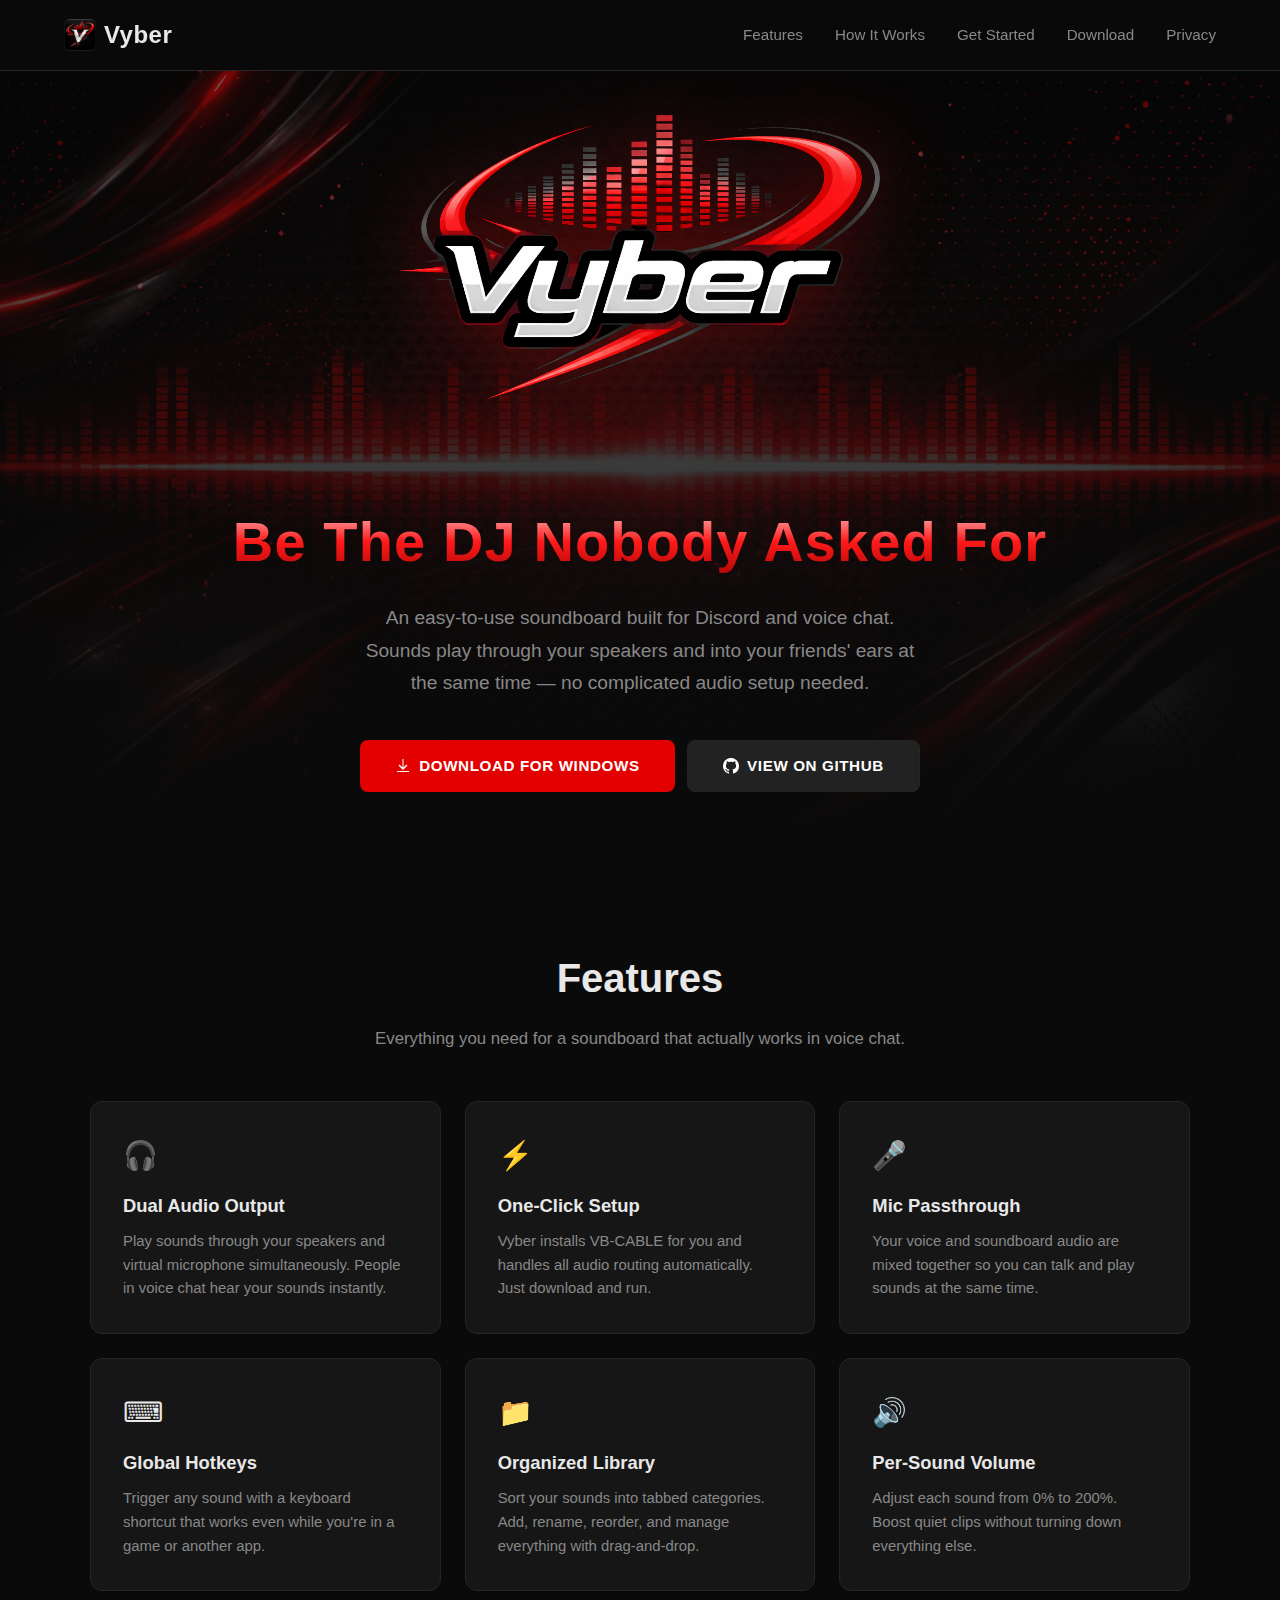
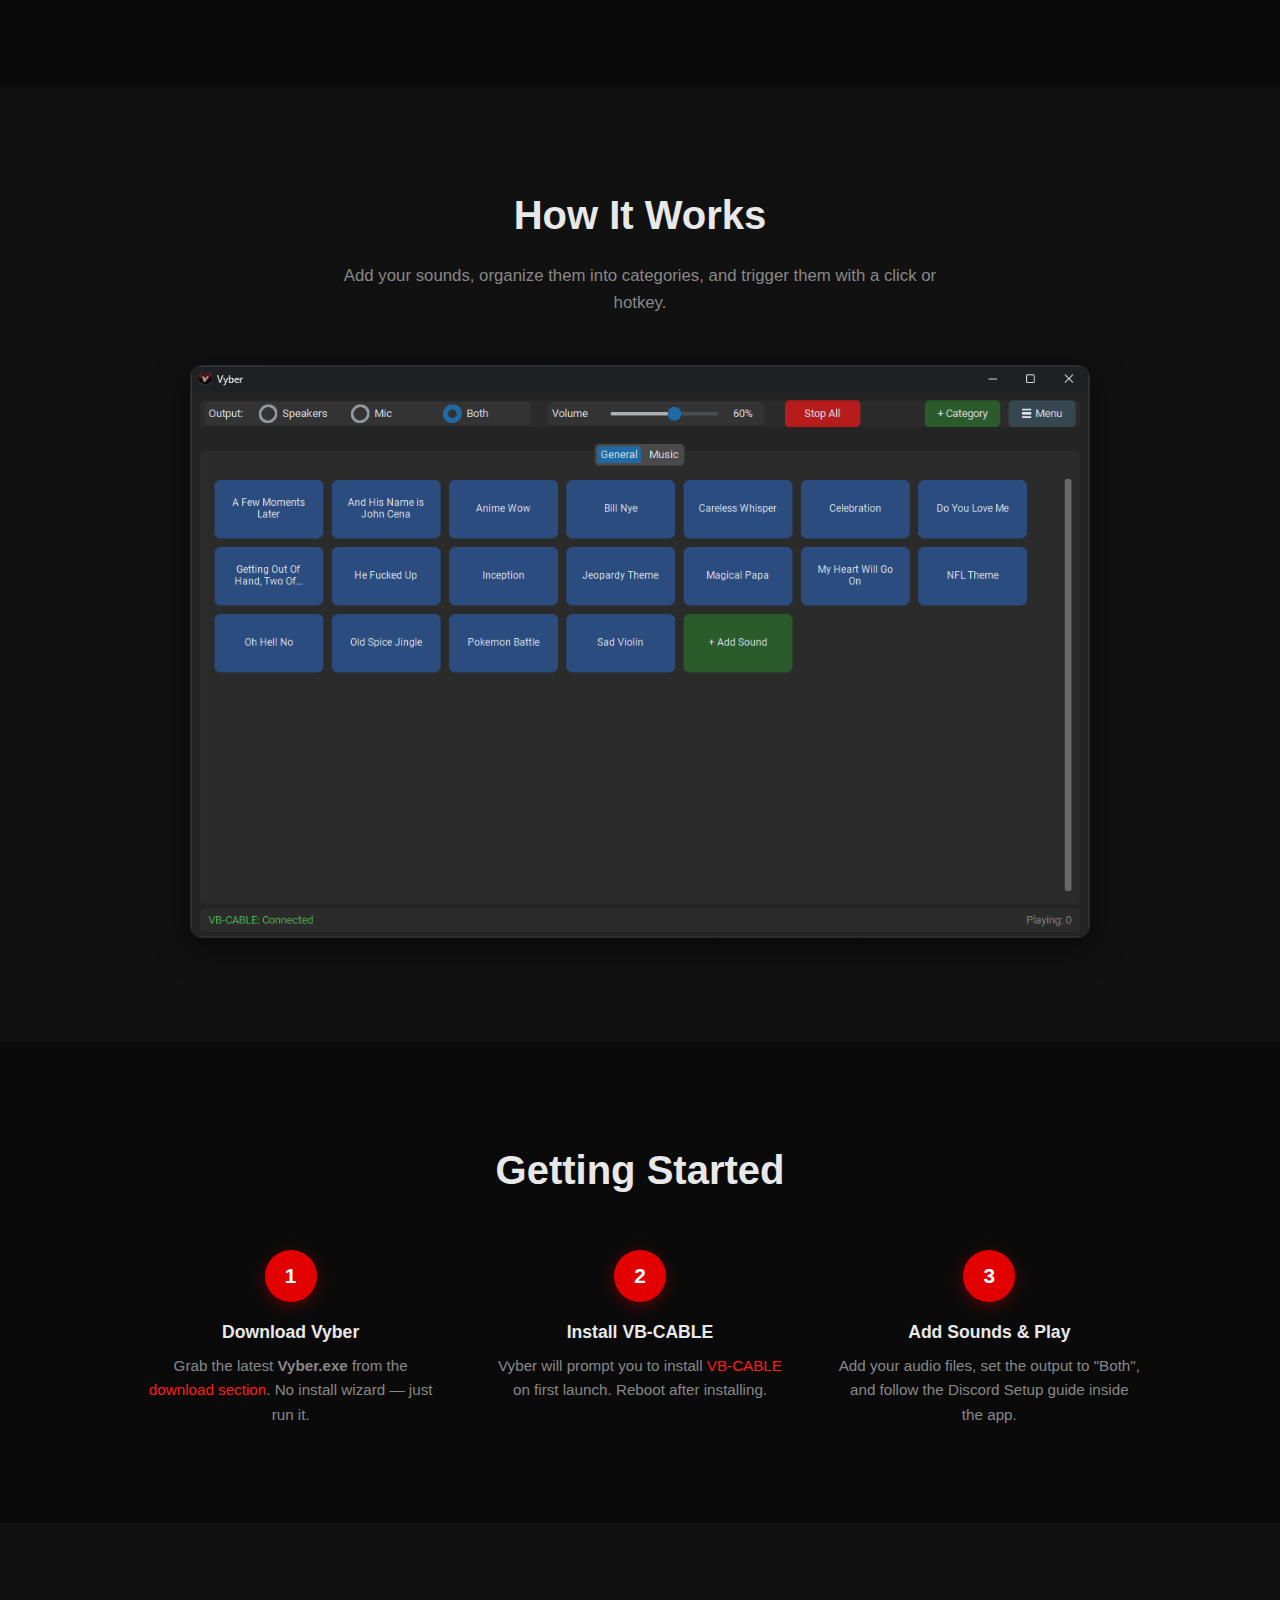
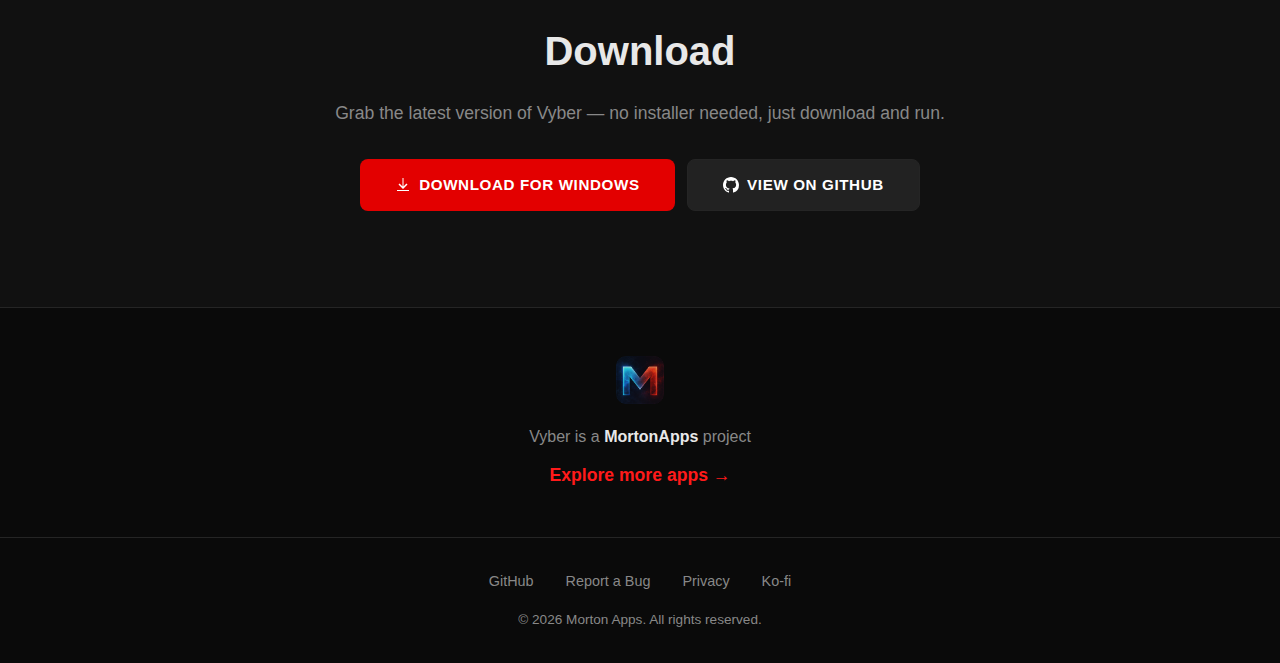
<file: web/index.html>
<!DOCTYPE html>
<html lang="en">
<head>
    <meta charset="UTF-8">
    <meta name="viewport" content="width=device-width, initial-scale=1.0">
    <title>Vyber - Free Soundboard with Virtual Mic Routing for Discord</title>
    <meta name="description" content="Free Windows soundboard that plays sounds through your speakers and microphone at the same time. Built for Discord, gaming, and streaming. Open source.">
    <link rel="canonical" href="https://vyber.mortonapps.com/">
    <link rel="icon" type="image/png" href="images/tray_icon.png">

    <!-- Open Graph -->
    <meta property="og:type" content="website">
    <meta property="og:title" content="Vyber - Free Soundboard with Virtual Mic Routing">
    <meta property="og:description" content="Play sounds through your speakers and microphone at the same time. Built for Discord, gaming, and streaming.">
    <meta property="og:url" content="https://vyber.mortonapps.com/">
    <meta property="og:image" content="https://vyber.mortonapps.com/images/mortonapps_opengraph.jpg">
    <meta property="og:site_name" content="Vyber">

    <!-- Twitter Card -->
    <meta name="twitter:card" content="summary_large_image">
    <meta name="twitter:title" content="Vyber - Free Soundboard with Virtual Mic Routing">
    <meta name="twitter:description" content="Play sounds through your speakers and microphone at the same time. Built for Discord, gaming, and streaming.">
    <meta name="twitter:image" content="https://vyber.mortonapps.com/images/mortonapps_opengraph.jpg">

    <link rel="stylesheet" href="style.css">

    <!-- Structured Data -->
    <script type="application/ld+json">
    {
        "@context": "https://schema.org",
        "@type": "SoftwareApplication",
        "name": "Vyber",
        "operatingSystem": "Windows",
        "applicationCategory": "MultimediaApplication",
        "description": "Free Windows soundboard that plays sounds through your speakers and microphone at the same time. Built for Discord, gaming, and streaming.",
        "url": "https://vyber.mortonapps.com/",
        "downloadUrl": "https://vyber-proxy.mortonapps.com/download/latest",
        "softwareVersion": "0.1.4",
        "license": "https://www.gnu.org/licenses/gpl-3.0.html",
        "offers": {
            "@type": "Offer",
            "price": "0",
            "priceCurrency": "USD"
        },
        "author": {
            "@type": "Organization",
            "name": "Morton Apps",
            "url": "https://mortonapps.com"
        }
    }
    </script>
</head>
<body>
    <header>
        <nav>
            <a href="#" class="logo">
                <img src="images/tray_icon.png" alt="Vyber icon" width="32" height="32">
                Vyber
            </a>
            <button class="nav-toggle" aria-label="Toggle navigation">
                <span></span>
                <span></span>
                <span></span>
            </button>
            <ul class="nav-links">
                <li><a href="#features">Features</a></li>
                <li><a href="#screenshot">How It Works</a></li>
                <li><a href="#setup">Get Started</a></li>
                <li><a href="#download">Download</a></li>
                <li><a href="policies.html">Privacy</a></li>
            </ul>
        </nav>
    </header>

    <main>
        <!-- ===== Hero ===== -->
        <section class="hero">
            <div class="hero-content">
                <img src="images/vapor_splash_transparent.png" alt="Vyber soundboard logo" class="hero-logo">
                <h1>Be The DJ Nobody Asked For</h1>
                <p class="tagline">An easy-to-use soundboard built for Discord and voice chat. Sounds play through your speakers and into your friends' ears at the same time — no complicated audio setup needed.</p>
                <div class="btn-group">
                    <a href="https://vyber-proxy.mortonapps.com/download/latest" class="btn btn-primary"><svg width="16" height="16" viewBox="0 0 16 16" fill="currentColor" aria-hidden="true"><path d="M8 12l-4.5-4.5 1.06-1.06L7.5 9.38V1h1v8.38l2.94-2.94 1.06 1.06L8 12z"/><path d="M14 13v1H2v-1h12z"/></svg> Download for Windows</a>
                    <a href="https://github.com/Master00Sniper/Vyber" class="btn btn-secondary" rel="noopener noreferrer"><svg width="16" height="16" viewBox="0 0 16 16" fill="currentColor" aria-hidden="true"><path d="M8 0C3.58 0 0 3.58 0 8c0 3.54 2.29 6.53 5.47 7.59.4.07.55-.17.55-.38 0-.19-.01-.82-.01-1.49-2.01.37-2.53-.49-2.69-.94-.09-.23-.48-.94-.82-1.13-.28-.15-.68-.52-.01-.53.63-.01 1.08.58 1.23.82.72 1.21 1.87.87 2.33.66.07-.52.28-.87.51-1.07-1.78-.2-3.64-.89-3.64-3.95 0-.87.31-1.59.82-2.15-.08-.2-.36-1.02.08-2.12 0 0 .67-.21 2.2.82.64-.18 1.32-.27 2-.27.68 0 1.36.09 2 .27 1.53-1.04 2.2-.82 2.2-.82.44 1.1.16 1.92.08 2.12.51.56.82 1.27.82 2.15 0 3.07-1.87 3.75-3.65 3.95.29.25.54.73.54 1.48 0 1.07-.01 1.93-.01 2.2 0 .21.15.46.55.38A8.013 8.013 0 0016 8c0-4.42-3.58-8-8-8z"/></svg> View on GitHub</a>
                </div>
                <div class="kofi-button-container">
                    <script type='text/javascript' src='https://storage.ko-fi.com/cdn/widget/Widget_2.js'></script>
                    <script type='text/javascript'>kofiwidget2.init('Support Development on Ko-fi', '#72a4f2', 'U7U51THXWE');kofiwidget2.draw();</script>
                </div>
            </div>
        </section>

        <!-- ===== Features ===== -->
        <section id="features" class="features">
            <h2>Features</h2>
            <p class="section-sub">Everything you need for a soundboard that actually works in voice chat.</p>
            <div class="feature-grid">
                <div class="feature-card">
                    <span class="icon" aria-hidden="true">&#127911;</span>
                    <h3>Dual Audio Output</h3>
                    <p>Play sounds through your speakers and virtual microphone simultaneously. People in voice chat hear your sounds instantly.</p>
                </div>
                <div class="feature-card">
                    <span class="icon" aria-hidden="true">&#9889;</span>
                    <h3>One-Click Setup</h3>
                    <p>Vyber installs VB-CABLE for you and handles all audio routing automatically. Just download and run.</p>
                </div>
                <div class="feature-card">
                    <span class="icon" aria-hidden="true">&#127908;</span>
                    <h3>Mic Passthrough</h3>
                    <p>Your voice and soundboard audio are mixed together so you can talk and play sounds at the same time.</p>
                </div>
                <div class="feature-card">
                    <span class="icon" aria-hidden="true">&#9000;</span>
                    <h3>Global Hotkeys</h3>
                    <p>Trigger any sound with a keyboard shortcut that works even while you're in a game or another app.</p>
                </div>
                <div class="feature-card">
                    <span class="icon" aria-hidden="true">&#128193;</span>
                    <h3>Organized Library</h3>
                    <p>Sort your sounds into tabbed categories. Add, rename, reorder, and manage everything with drag-and-drop.</p>
                </div>
                <div class="feature-card">
                    <span class="icon" aria-hidden="true">&#128266;</span>
                    <h3>Per-Sound Volume</h3>
                    <p>Adjust each sound from 0% to 200%. Boost quiet clips without turning down everything else.</p>
                </div>
            </div>
        </section>

        <!-- ===== Screenshot ===== -->
        <section id="screenshot" class="screenshot-section">
            <h2>How It Works</h2>
            <p class="section-sub">Add your sounds, organize them into categories, and trigger them with a click or hotkey.</p>
            <div class="screenshot-wrapper">
                <img src="images/vyber_screenshot.png" alt="Vyber soundboard application showing sound buttons organized in categories with volume controls and audio device settings" class="app-screenshot">
            </div>
        </section>

        <!-- ===== Getting Started ===== -->
        <section id="setup" class="setup">
            <h2>Getting Started</h2>
            <div class="steps">
                <div class="step">
                    <span class="step-number">1</span>
                    <h3>Download Vyber</h3>
                    <p>Grab the latest <strong>Vyber.exe</strong> from the <a href="https://vyber-proxy.mortonapps.com/download/latest">download section</a>. No install wizard — just run it.</p>
                </div>
                <div class="step">
                    <span class="step-number">2</span>
                    <h3>Install VB-CABLE</h3>
                    <p>Vyber will prompt you to install <a href="https://vb-audio.com/Cable/" rel="noopener noreferrer">VB-CABLE</a> on first launch. Reboot after installing.</p>
                </div>
                <div class="step">
                    <span class="step-number">3</span>
                    <h3>Add Sounds &amp; Play</h3>
                    <p>Add your audio files, set the output to "Both", and follow the Discord Setup guide inside the app.</p>
                </div>
            </div>
        </section>

        <!-- ===== Download ===== -->
        <section id="download" class="download">
            <h2>Download</h2>
            <p>Grab the latest version of Vyber — no installer needed, just download and run.</p>
            <div class="btn-group">
                <a href="https://vyber-proxy.mortonapps.com/download/latest" class="btn btn-primary"><svg width="16" height="16" viewBox="0 0 16 16" fill="currentColor" aria-hidden="true"><path d="M8 12l-4.5-4.5 1.06-1.06L7.5 9.38V1h1v8.38l2.94-2.94 1.06 1.06L8 12z"/><path d="M14 13v1H2v-1h12z"/></svg> Download for Windows</a>
                <a href="https://github.com/Master00Sniper/Vyber" class="btn btn-secondary" rel="noopener noreferrer"><svg width="16" height="16" viewBox="0 0 16 16" fill="currentColor" aria-hidden="true"><path d="M8 0C3.58 0 0 3.58 0 8c0 3.54 2.29 6.53 5.47 7.59.4.07.55-.17.55-.38 0-.19-.01-.82-.01-1.49-2.01.37-2.53-.49-2.69-.94-.09-.23-.48-.94-.82-1.13-.28-.15-.68-.52-.01-.53.63-.01 1.08.58 1.23.82.72 1.21 1.87.87 2.33.66.07-.52.28-.87.51-1.07-1.78-.2-3.64-.89-3.64-3.95 0-.87.31-1.59.82-2.15-.08-.2-.36-1.02.08-2.12 0 0 .67-.21 2.2.82.64-.18 1.32-.27 2-.27.68 0 1.36.09 2 .27 1.53-1.04 2.2-.82 2.2-.82.44 1.1.16 1.92.08 2.12.51.56.82 1.27.82 2.15 0 3.07-1.87 3.75-3.65 3.95.29.25.54.73.54 1.48 0 1.07-.01 1.93-.01 2.2 0 .21.15.46.55.38A8.013 8.013 0 0016 8c0-4.42-3.58-8-8-8z"/></svg> View on GitHub</a>
            </div>
        </section>

        <!-- ===== Morton Apps Callout ===== -->
        <section class="morton-callout">
            <img src="images/mortonapps_logo_transparent.png" alt="Morton Apps logo" class="morton-logo">
            <p>Vyber is a <strong>MortonApps</strong> project</p>
            <a href="https://mortonapps.com" class="morton-link" rel="noopener noreferrer">Explore more apps <span class="arrow">&rarr;</span></a>
        </section>
    </main>

    <footer>
        <div class="footer-links">
            <a href="https://github.com/Master00Sniper/Vyber" rel="noopener noreferrer">GitHub</a>
            <a href="https://github.com/Master00Sniper/Vyber/issues" rel="noopener noreferrer">Report a Bug</a>
            <a href="policies.html">Privacy</a>
            <a href="https://ko-fi.com/master00sniper" rel="noopener noreferrer">Ko-fi</a>
        </div>
        <p>&copy; 2026 Morton Apps. All rights reserved.</p>
    </footer>

    <script src="script.js"></script>
</body>
</html>
</file>
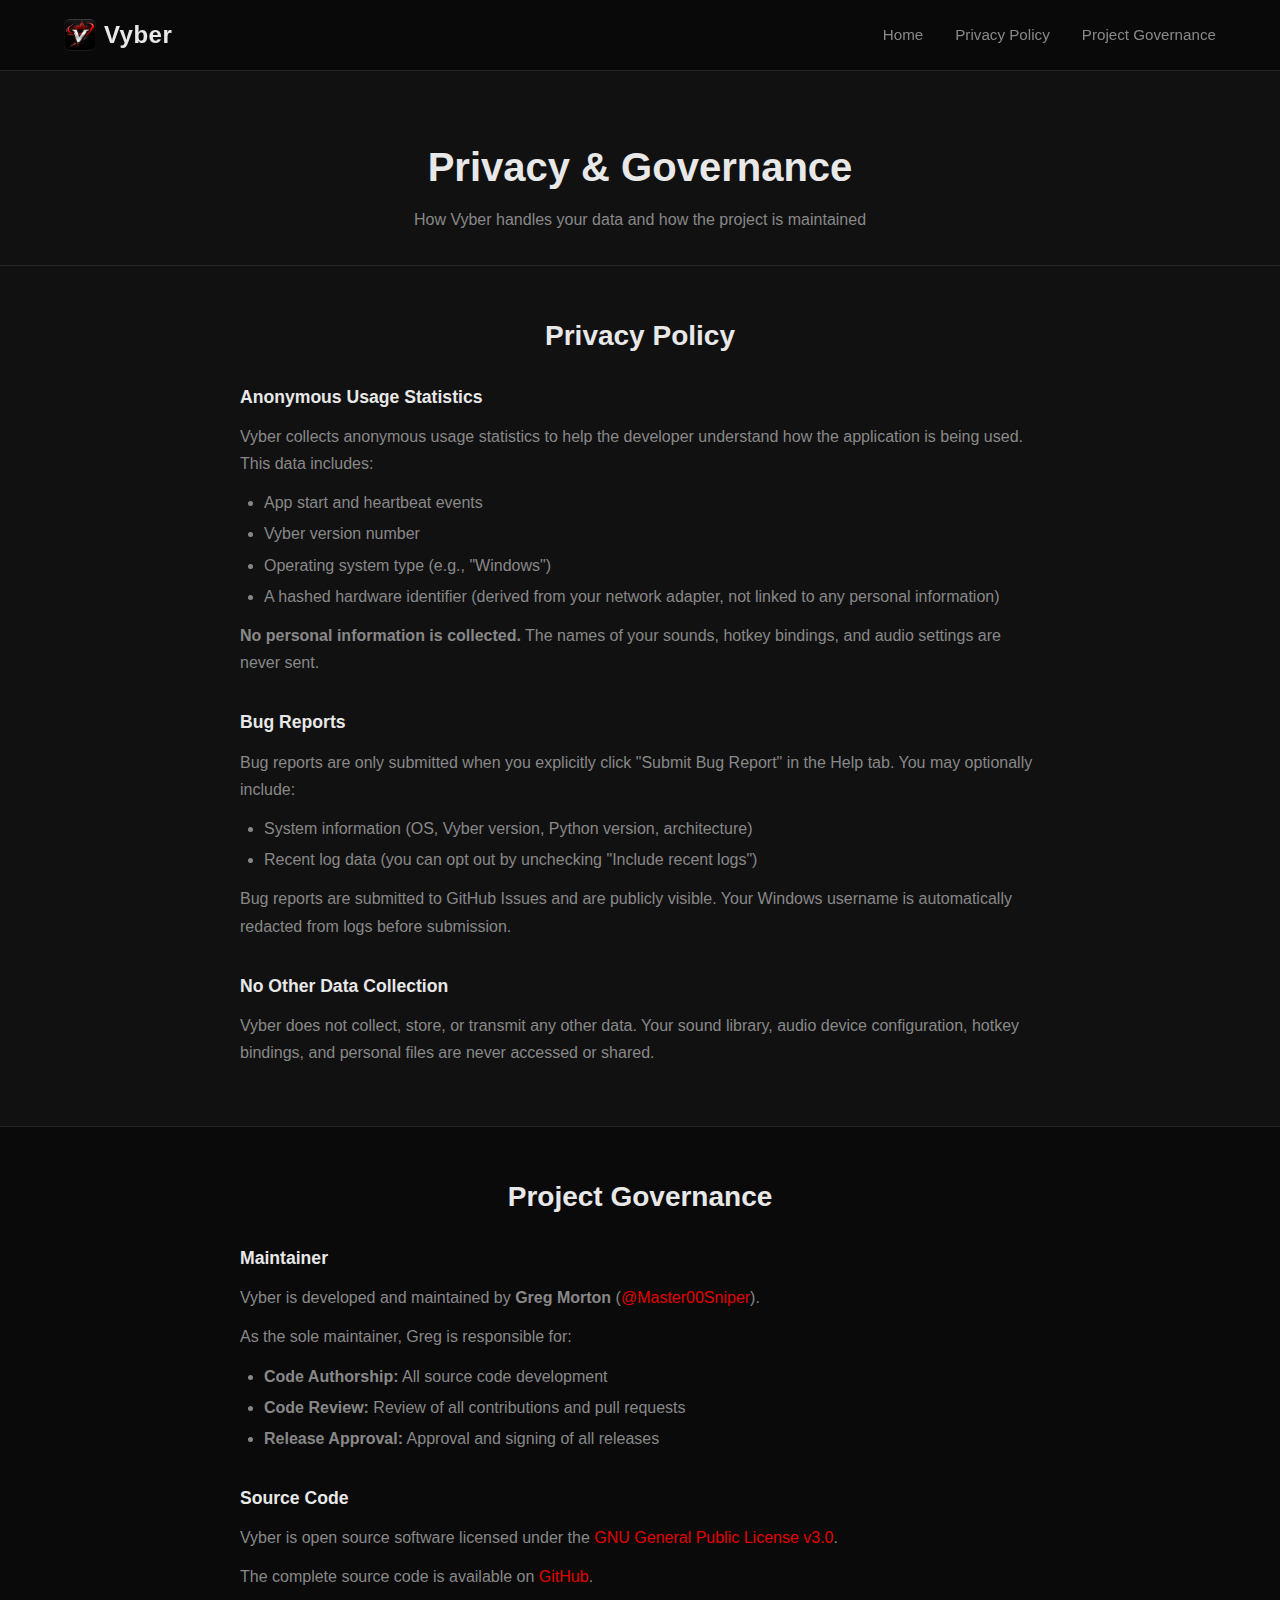
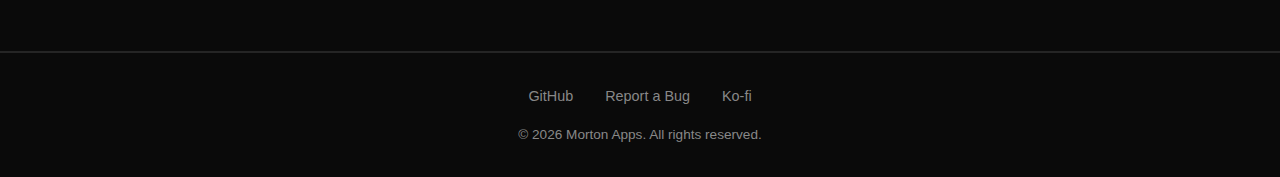
<file: web/policies.html>
<!DOCTYPE html>
<html lang="en">
<head>
    <meta charset="UTF-8">
    <meta name="viewport" content="width=device-width, initial-scale=1.0">
    <title>Privacy Policy & Project Governance - Vyber</title>
    <meta name="description" content="Vyber's privacy policy and project governance information. Learn how Vyber handles your data.">
    <link rel="canonical" href="https://vyber.mortonapps.com/policies.html">
    <link rel="icon" type="image/png" href="images/tray_icon.png">

    <!-- Open Graph -->
    <meta property="og:type" content="website">
    <meta property="og:title" content="Privacy Policy & Project Governance - Vyber">
    <meta property="og:description" content="Vyber's privacy policy and project governance information.">
    <meta property="og:url" content="https://vyber.mortonapps.com/policies.html">
    <meta property="og:image" content="https://vyber.mortonapps.com/images/mortonapps_opengraph.jpg">
    <meta property="og:site_name" content="Vyber">

    <!-- Twitter Card -->
    <meta name="twitter:card" content="summary_large_image">
    <meta name="twitter:title" content="Privacy Policy & Project Governance - Vyber">
    <meta name="twitter:description" content="Vyber's privacy policy and project governance information.">
    <meta name="twitter:image" content="https://vyber.mortonapps.com/images/mortonapps_opengraph.jpg">

    <link rel="stylesheet" href="style.css">
    <script type="text/javascript">
    (function(c,l,a,r,i,t,y){
        c[a]=c[a]||function(){(c[a].q=c[a].q||[]).push(arguments)};
        t=l.createElement(r);t.async=1;t.src="https://www.clarity.ms/tag/"+i;
        y=l.getElementsByTagName(r)[0];y.parentNode.insertBefore(t,y);
    })(window, document, "clarity", "script", "vw0h7hojq0");
    </script>
</head>
<body>
    <header>
        <nav>
            <a href="index.html" class="logo">
                <img src="images/tray_icon.png" alt="Vyber icon" width="32" height="32">
                Vyber
            </a>
            <button class="nav-toggle" aria-label="Toggle navigation">
                <span></span>
                <span></span>
                <span></span>
            </button>
            <ul class="nav-links">
                <li><a href="index.html">Home</a></li>
                <li><a href="#privacy-policy">Privacy Policy</a></li>
                <li><a href="#project-governance">Project Governance</a></li>
            </ul>
        </nav>
    </header>

    <main>
        <div class="page-header">
            <h1>Privacy & Governance</h1>
            <p>How Vyber handles your data and how the project is maintained</p>
        </div>

        <div id="privacy-policy" class="policy-section">
            <h2>Privacy Policy</h2>
            <div class="policy-content">
                <div class="policy-block">
                    <h3>Anonymous Usage Statistics</h3>
                    <p>Vyber collects anonymous usage statistics to help the developer understand how the application is being used. This data includes:</p>
                    <ul>
                        <li>App start and heartbeat events</li>
                        <li>Vyber version number</li>
                        <li>Operating system type (e.g., "Windows")</li>
                        <li>A hashed hardware identifier (derived from your network adapter, not linked to any personal information)</li>
                    </ul>
                    <p><strong>No personal information is collected.</strong> The names of your sounds, hotkey bindings, and audio settings are never sent.</p>
                </div>

                <div class="policy-block">
                    <h3>Bug Reports</h3>
                    <p>Bug reports are only submitted when you explicitly click "Submit Bug Report" in the Help tab. You may optionally include:</p>
                    <ul>
                        <li>System information (OS, Vyber version, Python version, architecture)</li>
                        <li>Recent log data (you can opt out by unchecking "Include recent logs")</li>
                    </ul>
                    <p>Bug reports are submitted to GitHub Issues and are publicly visible. Your Windows username is automatically redacted from logs before submission.</p>
                </div>

                <div class="policy-block">
                    <h3>No Other Data Collection</h3>
                    <p>Vyber does not collect, store, or transmit any other data. Your sound library, audio device configuration, hotkey bindings, and personal files are never accessed or shared.</p>
                </div>
            </div>
        </div>

        <div id="project-governance" class="policy-section">
            <h2>Project Governance</h2>
            <div class="policy-content">
                <div class="policy-block">
                    <h3>Maintainer</h3>
                    <p>Vyber is developed and maintained by <strong>Greg Morton</strong> (<a href="https://github.com/Master00Sniper" rel="noopener noreferrer">@Master00Sniper</a>).</p>
                    <p>As the sole maintainer, Greg is responsible for:</p>
                    <ul>
                        <li><strong>Code Authorship:</strong> All source code development</li>
                        <li><strong>Code Review:</strong> Review of all contributions and pull requests</li>
                        <li><strong>Release Approval:</strong> Approval and signing of all releases</li>
                    </ul>
                </div>

                <div class="policy-block">
                    <h3>Source Code</h3>
                    <p>Vyber is open source software licensed under the <a href="https://www.gnu.org/licenses/gpl-3.0.html" rel="noopener noreferrer">GNU General Public License v3.0</a>.</p>
                    <p>The complete source code is available on <a href="https://github.com/Master00Sniper/Vyber" rel="noopener noreferrer">GitHub</a>.</p>
                </div>
            </div>
        </div>
    </main>

    <footer>
        <div class="footer-links">
            <a href="https://github.com/Master00Sniper/Vyber" rel="noopener noreferrer">GitHub</a>
            <a href="https://github.com/Master00Sniper/Vyber/issues" rel="noopener noreferrer">Report a Bug</a>
            <a href="https://ko-fi.com/master00sniper" rel="noopener noreferrer">Ko-fi</a>
        </div>
        <p>&copy; 2026 Morton Apps. All rights reserved.</p>
    </footer>

    <script src="script.js"></script>
</body>
</html>
</file>
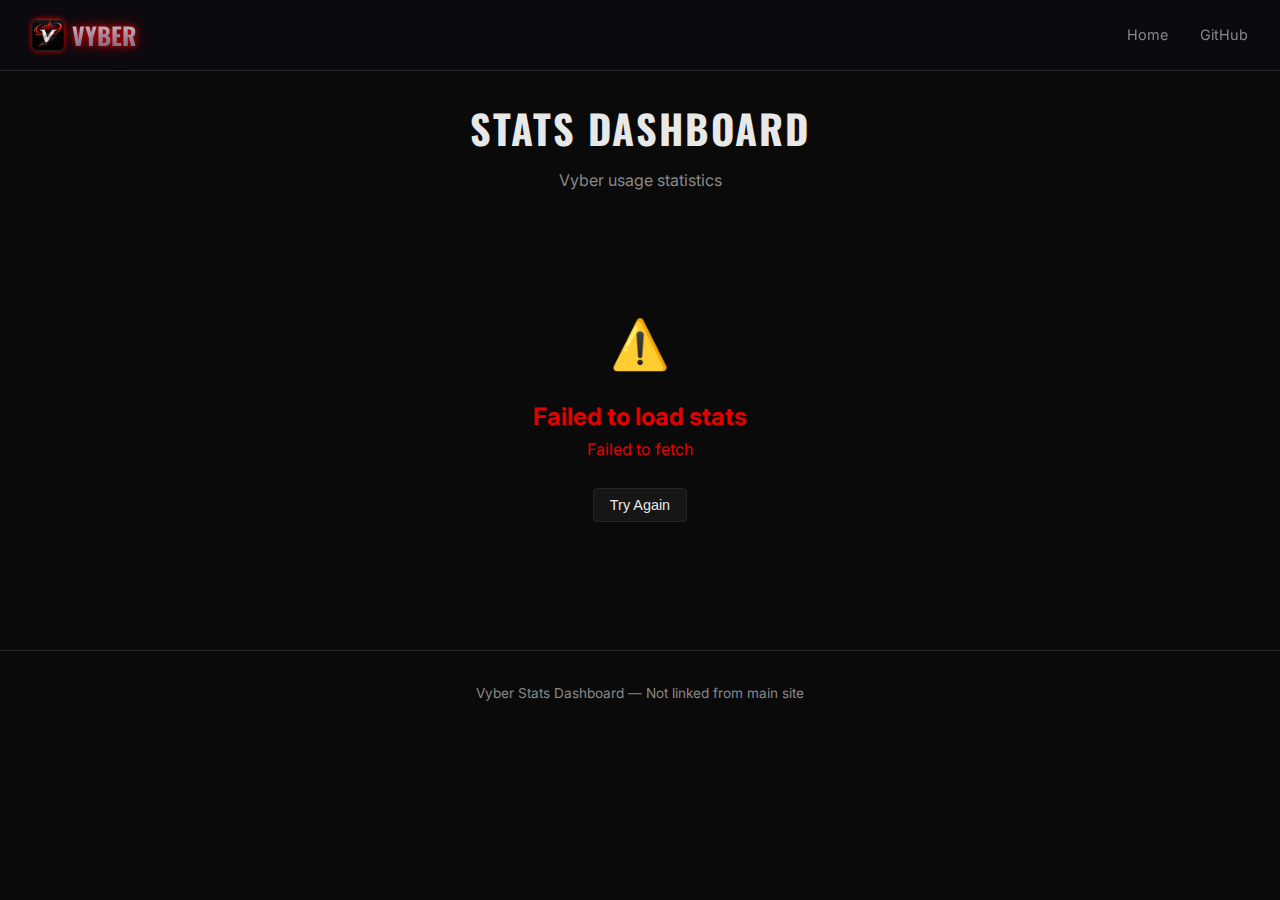
<file: web/stats.html>
<!DOCTYPE html>
<html lang="en">
<head>
    <meta charset="UTF-8">
    <meta name="viewport" content="width=device-width, initial-scale=1.0">
    <meta name="robots" content="noindex, nofollow">
    <title>Vyber Stats Dashboard</title>
    <link rel="icon" type="image/png" href="images/tray_icon.png">
    <link rel="preconnect" href="https://fonts.googleapis.com">
    <link rel="preconnect" href="https://fonts.gstatic.com" crossorigin>
    <link href="https://fonts.googleapis.com/css2?family=Inter:wght@400;500;600;700&family=Oswald:wght@700&display=swap" rel="stylesheet">
    <style>
        * {
            margin: 0;
            padding: 0;
            box-sizing: border-box;
        }

        :root {
            --bg-primary: #0a0a0a;
            --bg-secondary: #111111;
            --bg-card: #161616;
            --text-primary: #e8e8e8;
            --text-secondary: #888888;
            --accent: #e30000;
            --accent-hover: #ff1a1a;
            --accent-glow: rgba(227, 0, 0, 0.35);
            --accent-dim: #990000;
            --border: #252525;
            --metallic-light: #e8e8f0;
            --metallic-mid: #a0a0b8;
            --metallic-dark: #606078;
            --success: #22c55e;
            --warning: #eab308;
        }

        body {
            font-family: 'Inter', -apple-system, BlinkMacSystemFont, sans-serif;
            background: var(--bg-primary);
            color: var(--text-primary);
            line-height: 1.6;
            min-height: 100vh;
        }

        /* Navigation */
        nav {
            position: fixed;
            top: 0;
            width: 100%;
            padding: 1rem 2rem;
            background: rgba(10, 10, 15, 0.9);
            backdrop-filter: blur(10px);
            border-bottom: 1px solid var(--border);
            z-index: 1000;
            display: flex;
            justify-content: space-between;
            align-items: center;
        }

        .logo {
            font-family: 'Oswald', sans-serif;
            font-size: 1.5rem;
            font-weight: 700;
            text-decoration: none;
            display: flex;
            align-items: center;
            gap: 0.5rem;
            background: linear-gradient(180deg, var(--metallic-light) 0%, var(--metallic-mid) 50%, var(--metallic-dark) 100%);
            -webkit-background-clip: text;
            -webkit-text-fill-color: transparent;
            background-clip: text;
            text-shadow: 0 0 20px var(--accent-glow);
            filter: drop-shadow(0 0 3px var(--accent));
        }

        .logo img {
            width: 32px;
            height: 32px;
        }

        .nav-links {
            display: flex;
            gap: 2rem;
            list-style: none;
        }

        .nav-links a {
            color: var(--text-secondary);
            text-decoration: none;
            font-size: 0.9rem;
            transition: color 0.2s;
        }

        .nav-links a:hover {
            color: var(--accent-hover);
        }

        /* Main Content */
        .dashboard {
            padding: 6rem 2rem 4rem;
            max-width: 1200px;
            margin: 0 auto;
        }

        .dashboard-header {
            text-align: center;
            margin-bottom: 3rem;
        }

        .dashboard-header h1 {
            font-family: 'Oswald', sans-serif;
            font-size: 2.5rem;
            text-transform: uppercase;
            letter-spacing: 0.05em;
            margin-bottom: 0.5rem;
        }

        .dashboard-header p {
            color: var(--text-secondary);
        }

        .last-updated {
            font-size: 0.85rem;
            color: var(--text-secondary);
            margin-top: 0.5rem;
        }

        /* Stats Grid */
        .stats-grid {
            display: grid;
            grid-template-columns: repeat(auto-fit, minmax(250px, 1fr));
            gap: 1.5rem;
            margin-bottom: 3rem;
        }

        .stat-card {
            background: var(--bg-card);
            border: 1px solid var(--border);
            border-radius: 8px;
            padding: 1.5rem;
            transition: all 0.2s;
        }

        .stat-card:hover {
            border-color: var(--accent);
            box-shadow: 0 0 20px rgba(227, 0, 0, 0.1);
        }

        .stat-card .label {
            font-size: 0.85rem;
            color: var(--text-secondary);
            text-transform: uppercase;
            letter-spacing: 0.05em;
            margin-bottom: 0.5rem;
        }

        .stat-card .value {
            font-family: 'Oswald', sans-serif;
            font-size: 2.5rem;
            font-weight: 700;
            color: var(--accent-hover);
        }

        .stat-card .subtext {
            font-size: 0.85rem;
            color: var(--text-secondary);
            margin-top: 0.25rem;
        }

        /* Details Table */
        .details-section {
            background: var(--bg-card);
            border: 1px solid var(--border);
            border-radius: 8px;
            padding: 1.5rem;
            margin-bottom: 2rem;
        }

        .details-section h2 {
            font-family: 'Oswald', sans-serif;
            font-size: 1.25rem;
            text-transform: uppercase;
            letter-spacing: 0.05em;
            margin-bottom: 1rem;
            color: var(--text-primary);
        }

        .details-table {
            width: 100%;
            border-collapse: collapse;
        }

        .details-table th,
        .details-table td {
            padding: 0.75rem;
            text-align: left;
            border-bottom: 1px solid var(--border);
        }

        .details-table th {
            color: var(--text-secondary);
            font-weight: 500;
            font-size: 0.85rem;
            text-transform: uppercase;
        }

        .details-table tr:last-child td {
            border-bottom: none;
        }

        .details-table tr:hover td {
            background: rgba(227, 0, 0, 0.05);
        }

        /* Loading & Error States */
        .loading {
            text-align: center;
            padding: 4rem 2rem;
            color: var(--text-secondary);
        }

        .loading-spinner {
            width: 40px;
            height: 40px;
            border: 3px solid var(--border);
            border-top-color: var(--accent);
            border-radius: 50%;
            animation: spin 1s linear infinite;
            margin: 0 auto 1rem;
        }

        @keyframes spin {
            to { transform: rotate(360deg); }
        }

        .error {
            text-align: center;
            padding: 4rem 2rem;
            color: var(--accent);
        }

        .error-icon {
            font-size: 3rem;
            margin-bottom: 1rem;
        }

        /* Refresh Button */
        .refresh-btn {
            background: var(--bg-card);
            color: var(--text-primary);
            border: 1px solid var(--border);
            padding: 0.5rem 1rem;
            border-radius: 4px;
            cursor: pointer;
            font-size: 0.9rem;
            transition: all 0.2s;
            display: inline-flex;
            align-items: center;
            gap: 0.5rem;
        }

        .refresh-btn:hover {
            border-color: var(--accent);
            color: var(--accent-hover);
        }

        /* Footer */
        footer {
            padding: 2rem;
            text-align: center;
            border-top: 1px solid var(--border);
            color: var(--text-secondary);
            font-size: 0.85rem;
        }

        /* Responsive */
        @media (max-width: 768px) {
            nav {
                padding: 1rem;
            }

            .nav-links {
                display: none;
            }

            .dashboard {
                padding: 5rem 1rem 2rem;
            }

            .stat-card .value {
                font-size: 2rem;
            }
        }
    </style>
</head>
<body>
    <nav>
        <a href="index.html" class="logo">
            <img src="images/tray_icon.png" alt="Vyber">
            VYBER
        </a>
        <ul class="nav-links">
            <li><a href="index.html">Home</a></li>
            <li><a href="https://github.com/Master00Sniper/Vyber">GitHub</a></li>
        </ul>
    </nav>

    <main class="dashboard">
        <div class="dashboard-header">
            <h1>Stats Dashboard</h1>
            <p>Vyber usage statistics</p>
            <div class="last-updated" id="last-updated"></div>
        </div>

        <div id="content">
            <div class="loading">
                <div class="loading-spinner"></div>
                <p>Loading stats...</p>
            </div>
        </div>
    </main>

    <footer>
        <p>Vyber Stats Dashboard &mdash; Not linked from main site</p>
    </footer>

    <script>
        const API_URL = 'https://vyber-proxy.mortonapps.com/stats';
        const AUTH_TOKEN = 'ufxknajtcpqylxuvtumanhypesbtexsq';

        async function fetchStats() {
            try {
                const response = await fetch(API_URL, {
                    headers: {
                        'X-Vyber-Auth': AUTH_TOKEN
                    }
                });

                if (!response.ok) {
                    throw new Error(`HTTP ${response.status}`);
                }

                const data = await response.json();
                renderStats(data);
            } catch (error) {
                renderError(error.message);
            }
        }

        function renderStats(data) {
            const content = document.getElementById('content');

            let html = `
                <div style="text-align: right; margin-bottom: 1rem;">
                    <button class="refresh-btn" onclick="fetchStats()">
                        <svg width="16" height="16" fill="currentColor" viewBox="0 0 16 16">
                            <path d="M11.534 7h3.932a.25.25 0 0 1 .192.41l-1.966 2.36a.25.25 0 0 1-.384 0l-1.966-2.36a.25.25 0 0 1 .192-.41zm-11 2h3.932a.25.25 0 0 0 .192-.41L2.692 6.23a.25.25 0 0 0-.384 0L.342 8.59A.25.25 0 0 0 .534 9z"/>
                            <path fill-rule="evenodd" d="M8 3c-1.552 0-2.94.707-3.857 1.818a.5.5 0 1 1-.771-.636A6.002 6.002 0 0 1 13.917 7H12.9A5.002 5.002 0 0 0 8 3zM3.1 9a5.002 5.002 0 0 0 8.757 2.182.5.5 0 1 1 .771.636A6.002 6.002 0 0 1 2.083 9H3.1z"/>
                        </svg>
                        Refresh
                    </button>
                </div>
                <div class="stats-grid">
            `;

            if (typeof data === 'object') {
                const statMappings = {
                    'daily_active_users': { label: 'Daily Active Users' },
                    'weekly_active_users': { label: 'Weekly Active Users' },
                    'monthly_active_users': { label: 'Monthly Active Users' },
                    'app_starts': { label: 'App Starts' },
                    'heartbeats': { label: 'Heartbeats' }
                };

                for (const [key, value] of Object.entries(data)) {
                    if (typeof value === 'number' || typeof value === 'string') {
                        const mapping = statMappings[key] || { label: formatLabel(key) };
                        html += `
                            <div class="stat-card">
                                <div class="label">${mapping.label}</div>
                                <div class="value">${formatValue(value)}</div>
                            </div>
                        `;
                    }
                }
            }

            html += '</div>';

            // Nested objects as detail tables
            if (typeof data === 'object') {
                for (const [key, value] of Object.entries(data)) {
                    if (typeof value === 'object' && value !== null) {
                        html += `
                            <div class="details-section">
                                <h2>${formatLabel(key)}</h2>
                                <table class="details-table">
                                    <tbody>
                        `;
                        for (const [subKey, subValue] of Object.entries(value)) {
                            html += `
                                <tr>
                                    <td>${formatLabel(subKey)}</td>
                                    <td>${formatValue(subValue)}</td>
                                </tr>
                            `;
                        }
                        html += '</tbody></table></div>';
                    }
                }
            }

            // Raw JSON
            html += `
                <div class="details-section">
                    <h2>Raw Data</h2>
                    <pre style="background: var(--bg-primary); padding: 1rem; border-radius: 4px; overflow-x: auto; font-size: 0.85rem; color: var(--text-secondary);">${JSON.stringify(data, null, 2)}</pre>
                </div>
            `;

            content.innerHTML = html;
            document.getElementById('last-updated').textContent = `Last updated: ${new Date().toLocaleString()}`;
        }

        function renderError(message) {
            const content = document.getElementById('content');
            content.innerHTML = `
                <div class="error">
                    <div class="error-icon">&#9888;&#65039;</div>
                    <h2>Failed to load stats</h2>
                    <p>${message}</p>
                    <br>
                    <button class="refresh-btn" onclick="fetchStats()">Try Again</button>
                </div>
            `;
        }

        function formatLabel(key) {
            return key
                .replace(/_/g, ' ')
                .replace(/([A-Z])/g, ' $1')
                .split(' ')
                .map(word => word.charAt(0).toUpperCase() + word.slice(1).toLowerCase())
                .join(' ');
        }

        function formatValue(value) {
            if (typeof value === 'number') {
                return value.toLocaleString();
            }
            return value;
        }

        fetchStats();
    </script>
</body>
</html>
</file>
<file: web/style.css>
* {
    margin: 0;
    padding: 0;
    box-sizing: border-box;
}

:root {
    --bg-primary: #0a0a0a;
    --bg-secondary: #111111;
    --bg-card: #161616;
    --accent: #e30000;
    --accent-hover: #ff1a1a;
    --accent-glow: rgba(227, 0, 0, 0.35);
    --accent-dim: #990000;
    --text-primary: #e8e8e8;
    --text-secondary: #888888;
    --border: #252525;
    --chrome-light: #e8e8f0;
    --chrome-mid: #a0a0b8;
    --chrome-dark: #606078;
}

body {
    font-family: -apple-system, BlinkMacSystemFont, 'Segoe UI', Roboto, Oxygen, sans-serif;
    background-color: var(--bg-primary);
    color: var(--text-primary);
    line-height: 1.6;
}

a {
    color: var(--accent-hover);
    text-decoration: none;
}

a:hover {
    color: #ff4040;
}

/* ===== Navigation ===== */
nav {
    display: flex;
    justify-content: space-between;
    align-items: center;
    padding: 1rem 4rem;
    background: rgba(10, 10, 10, 0.92);
    backdrop-filter: blur(12px);
    border-bottom: 1px solid var(--border);
    position: sticky;
    top: 0;
    z-index: 100;
}

nav .logo {
    display: flex;
    align-items: center;
    gap: 0.5rem;
    font-size: 1.5rem;
    font-weight: 800;
    color: var(--text-primary);
    text-decoration: none;
    letter-spacing: 0.02em;
}

nav .logo img {
    width: 32px;
    height: 32px;
}

nav .nav-links {
    list-style: none;
    display: flex;
    gap: 2rem;
}

nav .nav-links a {
    color: var(--text-secondary);
    font-size: 0.95rem;
    transition: color 0.2s;
}

nav .nav-links a:hover {
    color: var(--text-primary);
}

/* Hamburger toggle — hidden on desktop */
.nav-toggle {
    display: none;
    background: none;
    border: none;
    cursor: pointer;
    padding: 0.5rem;
    flex-direction: column;
    gap: 5px;
}

.nav-toggle span {
    display: block;
    width: 24px;
    height: 2px;
    background: var(--text-primary);
    border-radius: 2px;
    transition: transform 0.25s, opacity 0.25s;
}

.nav-toggle.active span:nth-child(1) {
    transform: translateY(7px) rotate(45deg);
}

.nav-toggle.active span:nth-child(2) {
    opacity: 0;
}

.nav-toggle.active span:nth-child(3) {
    transform: translateY(-7px) rotate(-45deg);
}

/* ===== Hero ===== */
.hero {
    display: flex;
    align-items: center;
    justify-content: center;
    min-height: 85vh;
    text-align: center;
    padding: 4rem 2rem;
    background:
        linear-gradient(180deg, rgba(10, 10, 10, 0.55) 0%, rgba(10, 10, 10, 0.8) 50%, var(--bg-primary) 100%),
        url('images/vyber_background.png') center center / cover no-repeat;
}

.hero-content {
    max-width: 900px;
}

.hero-logo {
    width: 480px;
    max-width: 85vw;
    margin-bottom: 0;
    transform: translateY(-20px);
    filter: drop-shadow(0 0 40px var(--accent-glow));
}

.hero h1 {
    font-size: 3.5rem;
    font-weight: 800;
    margin-top: 2.5rem;
    margin-bottom: 1rem;
    transform: translateY(30px);
    letter-spacing: 0.02em;
    background: linear-gradient(180deg, #ffffff 0%, var(--accent-hover) 50%, var(--accent-dim) 100%);
    -webkit-background-clip: text;
    -webkit-text-fill-color: transparent;
    background-clip: text;
}

.hero .tagline {
    font-size: 1.2rem;
    color: var(--text-secondary);
    max-width: 560px;
    margin: 0 auto 2.5rem;
    line-height: 1.7;
    transform: translateY(30px);
}

.hero .btn-group {
    transform: translateY(30px);
}

.hero .kofi-button-container {
    transform: translateY(30px);
}

/* ===== Buttons ===== */
.btn {
    display: inline-flex;
    align-items: center;
    gap: 0.5rem;
    padding: 0.8rem 2.2rem;
    background: var(--accent);
    color: white;
    border-radius: 8px;
    font-weight: 700;
    font-size: 0.95rem;
    text-transform: uppercase;
    letter-spacing: 0.04em;
    transition: all 0.2s;
    border: none;
    cursor: pointer;
}

.btn svg {
    flex-shrink: 0;
}

.btn:hover {
    background: var(--accent-hover);
    color: white;
    transform: translateY(-2px);
    box-shadow: 0 6px 24px var(--accent-glow);
}

.btn-secondary {
    background: #222;
    border: 1px solid var(--border);
}

.btn-secondary:hover {
    background: #2a2a2a;
    border-color: var(--accent);
    box-shadow: 0 6px 24px rgba(227, 0, 0, 0.1);
}

.btn-group {
    display: flex;
    gap: 0.75rem;
    justify-content: center;
    flex-wrap: wrap;
}

/* ===== Ko-fi Button ===== */
.kofi-button-container {
    display: flex;
    justify-content: center;
    margin-top: 1.5rem;
}

.kofi-button-container .kofi-button {
    height: 48px !important;
    line-height: 48px !important;
    padding: 0 1.5rem !important;
    font-size: 0.95rem !important;
}

/* ===== Features ===== */
.features {
    padding: 6rem 4rem;
    text-align: center;
}

.features h2 {
    font-size: 2.5rem;
    margin-bottom: 1rem;
}

.features .section-sub {
    color: var(--text-secondary);
    font-size: 1.05rem;
    margin-bottom: 3rem;
}

.feature-grid {
    display: grid;
    grid-template-columns: repeat(auto-fit, minmax(300px, 1fr));
    gap: 1.5rem;
    max-width: 1100px;
    margin: 0 auto;
}

.feature-card {
    background: var(--bg-card);
    border: 1px solid var(--border);
    border-radius: 12px;
    padding: 2rem;
    text-align: left;
    transition: transform 0.2s, border-color 0.3s;
}

.feature-card:hover {
    transform: translateY(-4px);
    border-color: var(--accent);
}

.feature-card .icon {
    font-size: 1.75rem;
    margin-bottom: 0.75rem;
    display: block;
}

.feature-card h3 {
    font-size: 1.15rem;
    margin-bottom: 0.6rem;
    color: var(--text-primary);
}

.feature-card p {
    color: var(--text-secondary);
    font-size: 0.93rem;
    line-height: 1.6;
}

/* ===== Screenshot ===== */
.screenshot-section {
    padding: 6rem 4rem;
    background: var(--bg-secondary);
    text-align: center;
}

.screenshot-section h2 {
    font-size: 2.5rem;
    margin-bottom: 1rem;
}

.screenshot-section .section-sub {
    color: var(--text-secondary);
    font-size: 1.05rem;
    margin-bottom: 3rem;
    max-width: 600px;
    margin-left: auto;
    margin-right: auto;
}

.screenshot-wrapper {
    max-width: 900px;
    margin: 0 auto;
}

.app-screenshot {
    width: 100%;
    border-radius: 12px;
    border: 1px solid rgba(255, 255, 255, 0.1);
    box-shadow: 0 8px 32px rgba(0, 0, 0, 0.5);
    transition: border-color 0.3s, box-shadow 0.3s;
    cursor: pointer;
}

.app-screenshot:hover {
    border-color: var(--accent);
    box-shadow: 0 8px 32px var(--accent-glow);
}

/* Fullscreen lightbox overlay */
.screenshot-overlay {
    position: fixed;
    inset: 0;
    background: rgba(0, 0, 0, 0.9);
    display: flex;
    align-items: center;
    justify-content: center;
    z-index: 200;
    cursor: pointer;
    opacity: 0;
    transition: opacity 0.25s;
}

.screenshot-overlay.active {
    opacity: 1;
}

.screenshot-overlay img {
    max-width: 95vw;
    max-height: 95vh;
    border-radius: 8px;
    box-shadow: 0 0 60px var(--accent-glow);
}

/* ===== Getting Started ===== */
.setup {
    padding: 6rem 4rem;
    text-align: center;
}

.setup h2 {
    font-size: 2.5rem;
    margin-bottom: 3rem;
}

.steps {
    display: flex;
    justify-content: center;
    gap: 3rem;
    max-width: 1000px;
    margin: 0 auto;
    flex-wrap: wrap;
}

.step {
    flex: 1;
    min-width: 250px;
    text-align: center;
}

.step-number {
    display: inline-flex;
    align-items: center;
    justify-content: center;
    width: 52px;
    height: 52px;
    background: var(--accent);
    color: white;
    border-radius: 50%;
    font-size: 1.3rem;
    font-weight: 700;
    margin-bottom: 1rem;
    box-shadow: 0 4px 16px var(--accent-glow);
}

.step h3 {
    margin-bottom: 0.5rem;
    font-size: 1.1rem;
}

.step p {
    color: var(--text-secondary);
    font-size: 0.95rem;
}

/* ===== FAQ ===== */
.faq {
    padding: 6rem 4rem;
    max-width: 800px;
    margin: 0 auto;
}

.faq h2 {
    font-family: 'Oswald', sans-serif;
    font-size: 2rem;
    text-transform: uppercase;
    letter-spacing: 0.05em;
    text-align: center;
    margin-bottom: 2rem;
}

.faq-list {
    display: flex;
    flex-direction: column;
    gap: 0.75rem;
}

.faq-item {
    background: var(--bg-card);
    border: 1px solid var(--border);
    border-radius: 8px;
    overflow: hidden;
}

.faq-item summary {
    padding: 1.25rem 1.5rem;
    cursor: pointer;
    font-weight: 600;
    font-size: 1rem;
    list-style: none;
    display: flex;
    justify-content: space-between;
    align-items: center;
}

.faq-item summary::after {
    content: '+';
    font-size: 1.25rem;
    color: var(--accent);
    flex-shrink: 0;
    margin-left: 1rem;
}

.faq-item[open] summary::after {
    content: '−';
}

.faq-item summary::-webkit-details-marker {
    display: none;
}

.faq-item p {
    padding: 0 1.5rem 1.25rem;
    color: var(--text-secondary);
    line-height: 1.7;
}

/* ===== Download ===== */
.download {
    padding: 6rem 4rem;
    text-align: center;
    background: var(--bg-secondary);
}

.download h2 {
    font-size: 2.5rem;
    margin-bottom: 1rem;
}

.download p {
    color: var(--text-secondary);
    margin-bottom: 2rem;
    font-size: 1.1rem;
}

/* ===== Policy Pages ===== */
.page-header {
    padding: 4rem 2rem 2rem;
    text-align: center;
    background: var(--bg-secondary);
    border-bottom: 1px solid var(--border);
}

.page-header h1,
.page-header h2 {
    font-size: 2.5rem;
    margin-bottom: 0.5rem;
}

.page-header p {
    color: var(--text-secondary);
}

.policy-section {
    padding: 3rem 2rem;
    border-bottom: 1px solid var(--border);
}

.policy-section:nth-child(odd) {
    background: var(--bg-primary);
}

.policy-section:nth-child(even) {
    background: var(--bg-secondary);
}

.policy-section h2 {
    font-size: 1.75rem;
    margin-bottom: 1.5rem;
    text-align: center;
}

.policy-content {
    max-width: 800px;
    margin: 0 auto;
}

.policy-block {
    margin-bottom: 2rem;
}

.policy-block:last-child {
    margin-bottom: 0;
}

.policy-block h3 {
    font-size: 1.1rem;
    margin-bottom: 0.75rem;
    color: var(--text-primary);
}

.policy-block p {
    color: var(--text-secondary);
    line-height: 1.7;
    margin-bottom: 0.75rem;
}

.policy-block ul {
    color: var(--text-secondary);
    line-height: 1.7;
    margin-left: 1.5rem;
    margin-bottom: 0.75rem;
}

.policy-block li {
    margin-bottom: 0.25rem;
}

.policy-block a {
    color: var(--accent);
}

.policy-block a:hover {
    color: var(--accent-hover);
    text-decoration: underline;
}

/* ===== Morton Apps Callout ===== */
.morton-callout {
    padding: 3rem 2rem;
    text-align: center;
    background: var(--bg-primary);
    border-top: 1px solid var(--border);
}

.morton-logo {
    width: 48px;
    height: 48px;
    margin-bottom: 0.75rem;
    opacity: 0.85;
    transition: opacity 0.2s;
}

.morton-callout:hover .morton-logo {
    opacity: 1;
}

.morton-callout p {
    color: var(--text-secondary);
    font-size: 1rem;
    margin-bottom: 0.75rem;
}

.morton-callout p strong {
    color: var(--text-primary);
}

.morton-link {
    display: inline-block;
    color: var(--accent-hover);
    font-size: 1.1rem;
    font-weight: 600;
    text-decoration: none;
    transition: color 0.2s, text-shadow 0.3s;
}

.morton-link:hover {
    color: #ff4040;
    text-shadow: 0 0 16px var(--accent-glow);
}

.morton-link .arrow {
    display: inline-block;
    transition: transform 0.2s;
}

.morton-link:hover .arrow {
    transform: translateX(5px);
}

/* ===== Footer ===== */
footer {
    padding: 2rem 4rem;
    text-align: center;
    border-top: 1px solid var(--border);
    color: var(--text-secondary);
    font-size: 0.85rem;
}

.footer-links {
    display: flex;
    justify-content: center;
    gap: 2rem;
    margin-bottom: 1rem;
    flex-wrap: wrap;
}

.footer-links a {
    color: var(--text-secondary);
    font-size: 0.9rem;
    transition: color 0.2s;
}

.footer-links a:hover {
    color: var(--accent-hover);
}

/* ===== Responsive ===== */
@media (max-width: 768px) {
    nav {
        padding: 1rem 1.5rem;
        flex-wrap: wrap;
    }

    .nav-toggle {
        display: flex;
    }

    nav .nav-links {
        display: none;
        flex-direction: column;
        width: 100%;
        gap: 0;
        padding-top: 1rem;
    }

    nav .nav-links.open {
        display: flex;
    }

    nav .nav-links li {
        border-top: 1px solid var(--border);
    }

    nav .nav-links a {
        display: block;
        padding: 0.75rem 0;
        font-size: 1rem;
    }

    .hero {
        min-height: 70vh;
        padding: 3rem 1.5rem;
    }

    .hero h1 {
        font-size: 2.2rem;
    }

    .hero-logo {
        width: 320px;
    }

    .features,
    .screenshot-section,
    .setup,
    .download {
        padding: 4rem 1.5rem;
    }

    .steps {
        flex-direction: column;
        align-items: center;
    }
}
</file>
